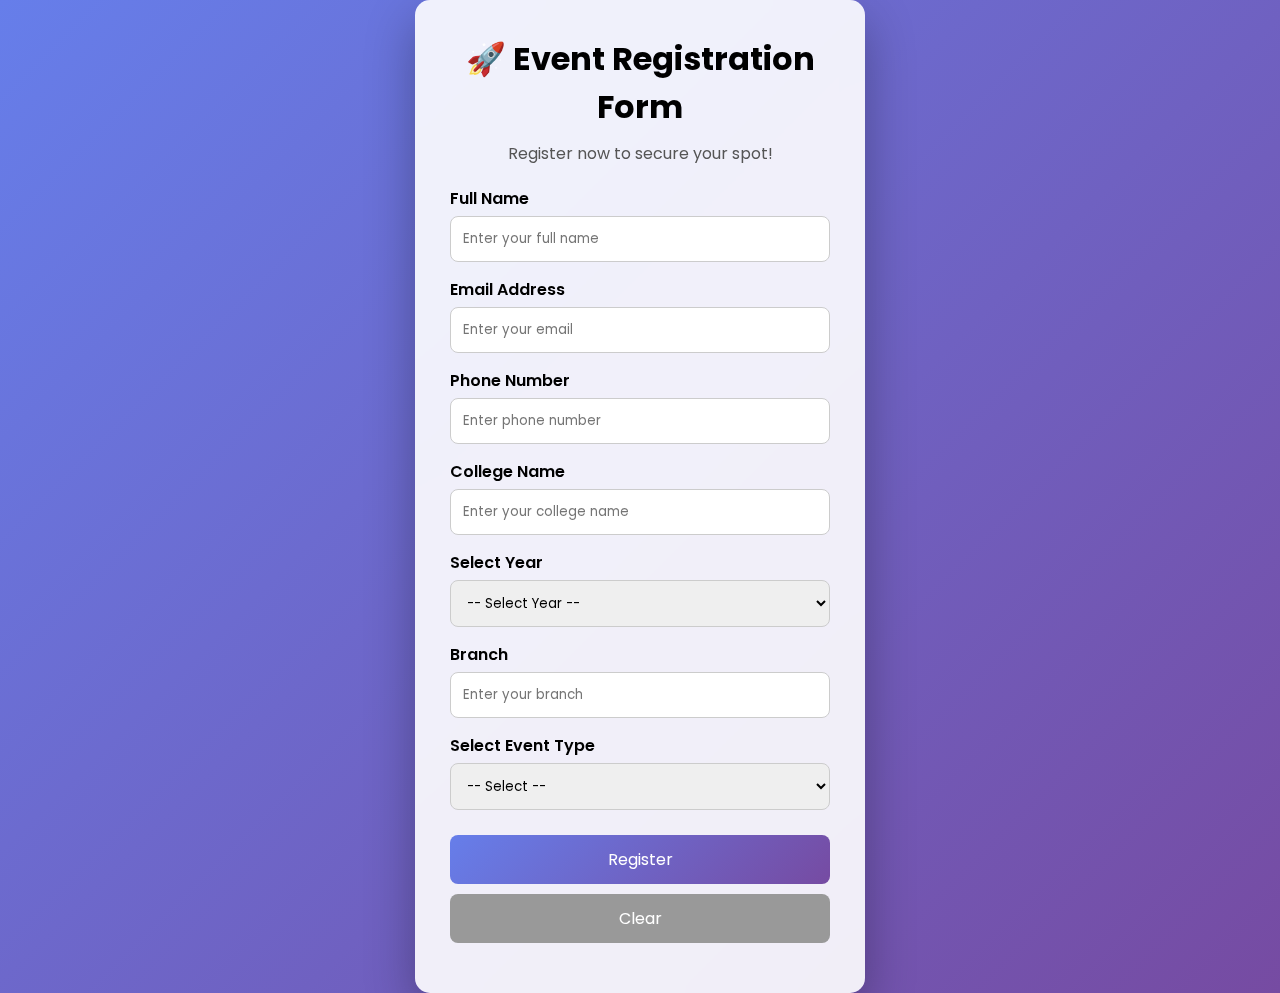
<file: frontend/index.html>
<!DOCTYPE html>
<html lang="en">

<head>
    <meta charset="UTF-8" />
    <meta name="viewport" content="width=device-width, initial-scale=1.0" />

    <title>Full Stack Workshop Registration</title>

    <link rel="stylesheet" href="style.css">

    <!-- MODERN FONT -->
    <link href="https://fonts.googleapis.com/css2?family=Poppins:wght@300;400;600&display=swap" rel="stylesheet">

</head>

<body>

    <div class="container">

        <h1>🚀 Event Registration Form</h1>
        <p>Register now to secure your spot!</p>

        <form id="registrationForm">

            <div class="form-group">
                <label>Full Name</label>
                <input type="text" id="name" placeholder="Enter your full name" required>
            </div>

            <div class="form-group">
                <label>Email Address</label>
                <input type="email" id="email" placeholder="Enter your email" required>
            </div>

            <div class="form-group">
                <label>Phone Number</label>
                <input type="tel" id="phone" placeholder="Enter phone number" required>
            </div>

            <div class="form-group">
                <label>College Name</label>
                <input type="text" id="college" placeholder="Enter your college name" required>
            </div>

            <div class="form-group">
                <label>Select Year</label>
                <select id="year" required>
                    <option value="">-- Select Year --</option>
                    <option>1st Year</option>
                    <option>2nd Year</option>
                    <option>3rd Year</option>
                    <option>4th Year</option>
                </select>
            </div>

            <div class="form-group">
                <label>Branch</label>
                <input type="text" id="branch" placeholder="Enter your branch" required>
            </div>

            <div class="form-group">
                <label>Select Event Type</label>
                <select id="event" required>
                    <option value="">-- Select --</option>
                    <option value="Workshop">Workshop</option>
                    <option value="Seminar">Seminar</option>
                    <option value="Hackathon">Hackathon</option>
                </select>
            </div>

            <button type="submit">Register</button>
            <button type="reset" class="reset">Clear</button>

        </form>

        <div id="successMessage" class="success"></div>

    </div>

    <script src="script.js"></script>
</body>

</html>
</file>
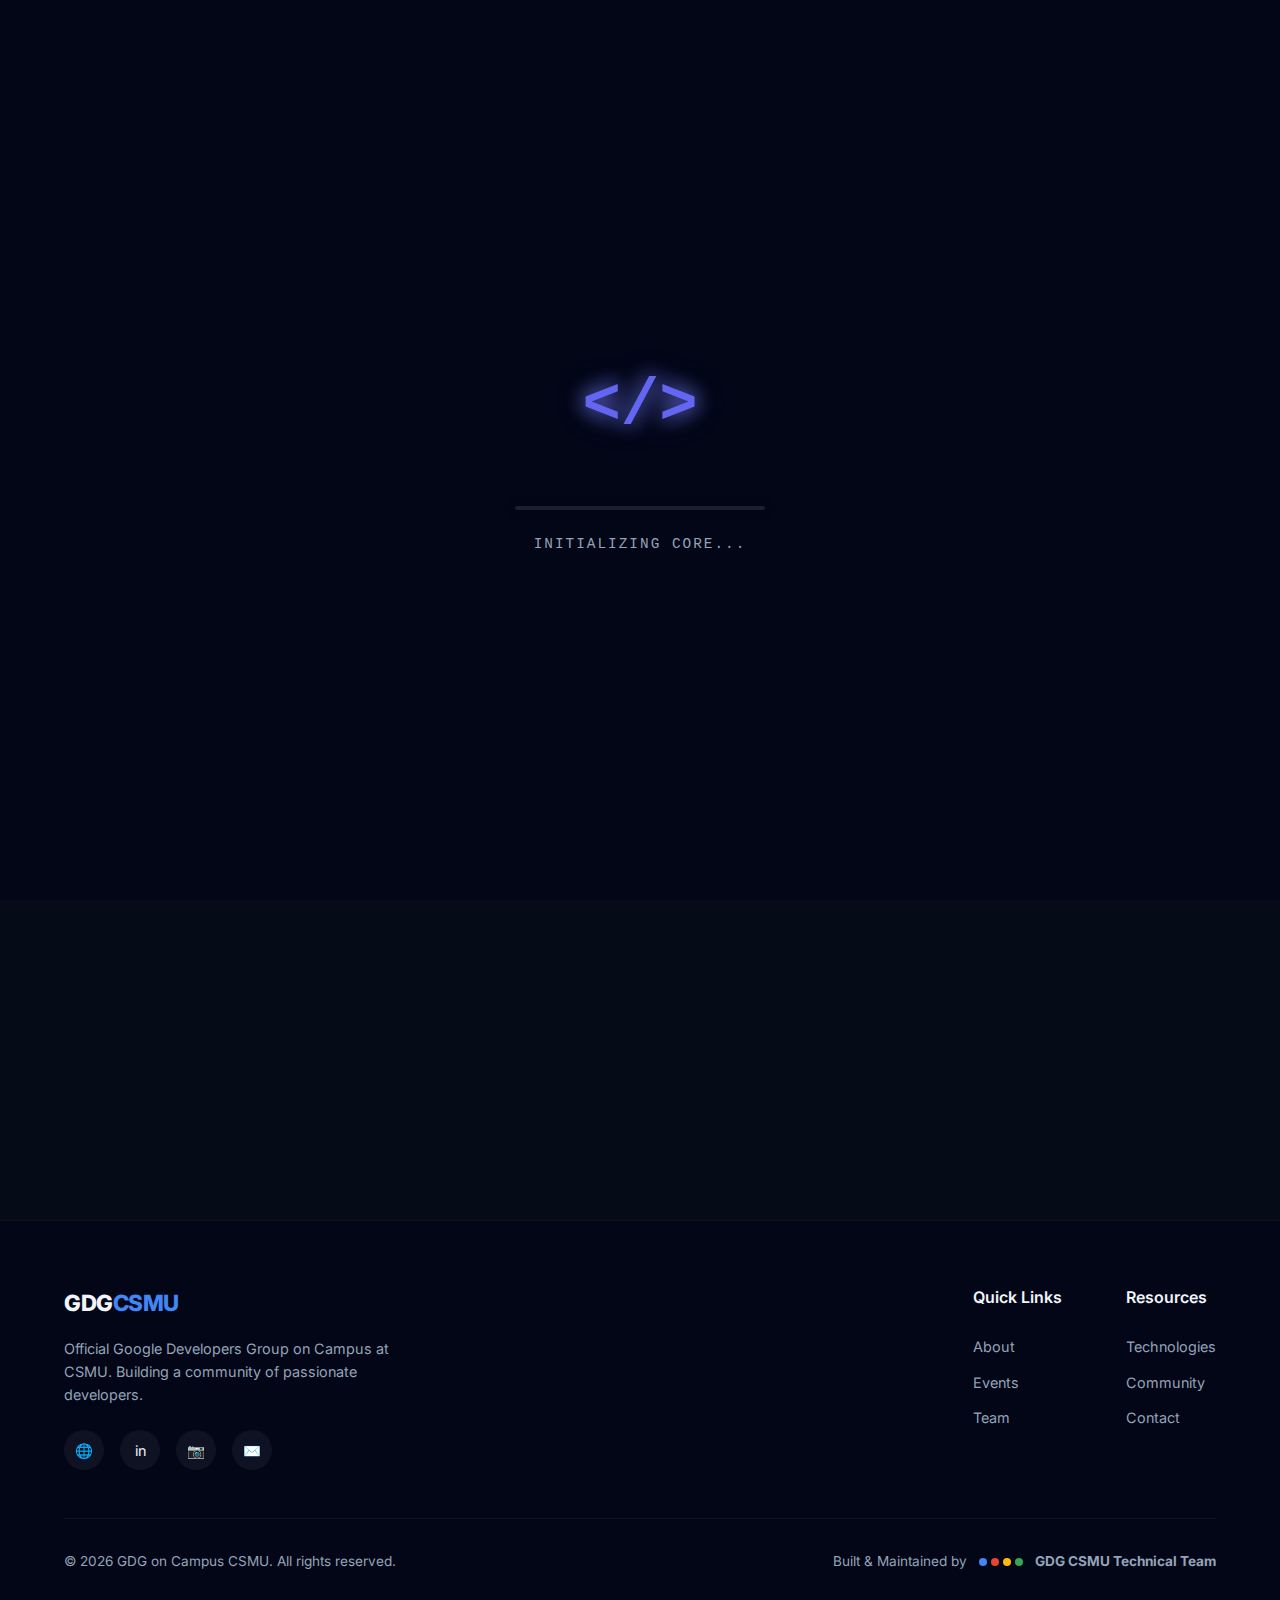
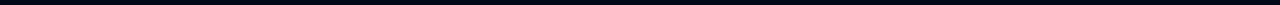
<file: gdg/index.html>
<!DOCTYPE html>
<html lang="en">

<head>
    <meta charset="UTF-8">
    <meta name="viewport" content="width=device-width, initial-scale=1.0">
    <title>GDG Community | Home</title>
    <link href="https://fonts.googleapis.com/css2?family=Inter:wght@300;400;600;800&display=swap" rel="stylesheet">
    <link rel="stylesheet" href="style.css">
    <link rel="stylesheet" href="index.css">
</head>

<body>
    <!-- BOOT ANIMATION PRELOADER -->
    <div id="preloader">
        <div class="loader-content">
            <div class="icon-wrapper">
                <div class="icon-scene" id="icon-scene">
                    <span class="code-symbol">&lt;/&gt;</span>
                </div>
            </div>

            <div class="loading-bar">
                <div class="progress"></div>
            </div>
            <p class="loading-text" id="loading-text">Initializing Core...</p>
        </div>
    </div>

    <nav class="navbar">
        <div class="logo">GDG<span>Space</span></div>
        <div class="nav-links">
            <a href="index.html" class="active">Home</a>
            <a href="events.html">Events</a>
            <a href="login.html" class="btn-outline">Login</a>
            <a href="signup.html" class="btn-primary">Sign Up</a>
        </div>
    </nav>

    <header class="hero">
        <!-- Fluid Background Animation -->
        <div class="hero-fluid-bg">
            <div class="fluid-blob b1"></div>
            <div class="fluid-blob b2"></div>
            <div class="fluid-blob b3"></div>
        </div>

        <div class="hero-content">
            <h1>Build. Learn. <span class="highlight">Connect.</span></h1>
            <p>Join our community of developers, designers, and tech enthusiasts. Discover new technologies and
                build
                the future together.</p>
            <div class="hero-buttons">
                <a href="events.html" class="btn-primary btn-large">Explore Events</a>
                <a href="signup.html" class="btn-secondary btn-large">Join Community</a>
            </div>
        </div>
    </header>

    <main class="features-section">
        <div class="section-header">
            <h2>Why Join Us?</h2>
            <p>Experience the best of the tech ecosystem.</p>
        </div>
        <div class="features-grid">
            <div class="feature-card">
                <h3>🚀 Hands-on Workshops</h3>
                <p>Learn from industry experts through interactive, real-time coding sessions.</p>
            </div>
            <div class="feature-card">
                <h3>🤝 Networking</h3>
                <p>Connect with like-minded peers, mentors, and potential collaborators.</p>
            </div>
            <div class="feature-card">
                <h3>🏆 Hackathons</h3>
                <p>Test your skills, build innovative projects, and win exciting prizes.</p>
            </div>
        </div>
    </main>

    <footer class="footer">
        <div class="footer-container">
            <div class="footer-brand">
                <div class="logo">GDG<span>CSMU</span></div>
                <p>Official Google Developers Group on Campus at CSMU. Building a community of passionate
                    developers.
                </p>
                <div class="social-links">
                    <a href="#" class="social-icon"><span>🌐</span></a>
                    <a href="#" class="social-icon"><span>in</span></a>
                    <a href="#" class="social-icon"><span>📷</span></a>
                    <a href="#" class="social-icon"><span>✉️</span></a>
                </div>
            </div>

            <div class="footer-links-group">
                <div class="footer-column">
                    <h4>Quick Links</h4>
                    <a href="index.html">About</a>
                    <a href="events.html">Events</a>
                    <a href="signup.html">Team</a>
                </div>
                <div class="footer-column">
                    <h4>Resources</h4>
                    <a href="#">Technologies</a>
                    <a href="#">Community</a>
                    <a href="#">Contact</a>
                </div>
            </div>
        </div>

        <div class="footer-bottom">
            <p>&copy; 2026 GDG on Campus CSMU. All rights reserved.</p>
            <div class="built-by">
                Built & Maintained by
                <span class="dots">
                    <span class="dot blue"></span>
                    <span class="dot red"></span>
                    <span class="dot yellow"></span>
                    <span class="dot green"></span>
                </span>
                <strong>GDG CSMU Technical Team</strong>
            </div>
        </div>
    </footer>

    <script src="script.js"></script>
</body>

</html>
</file>
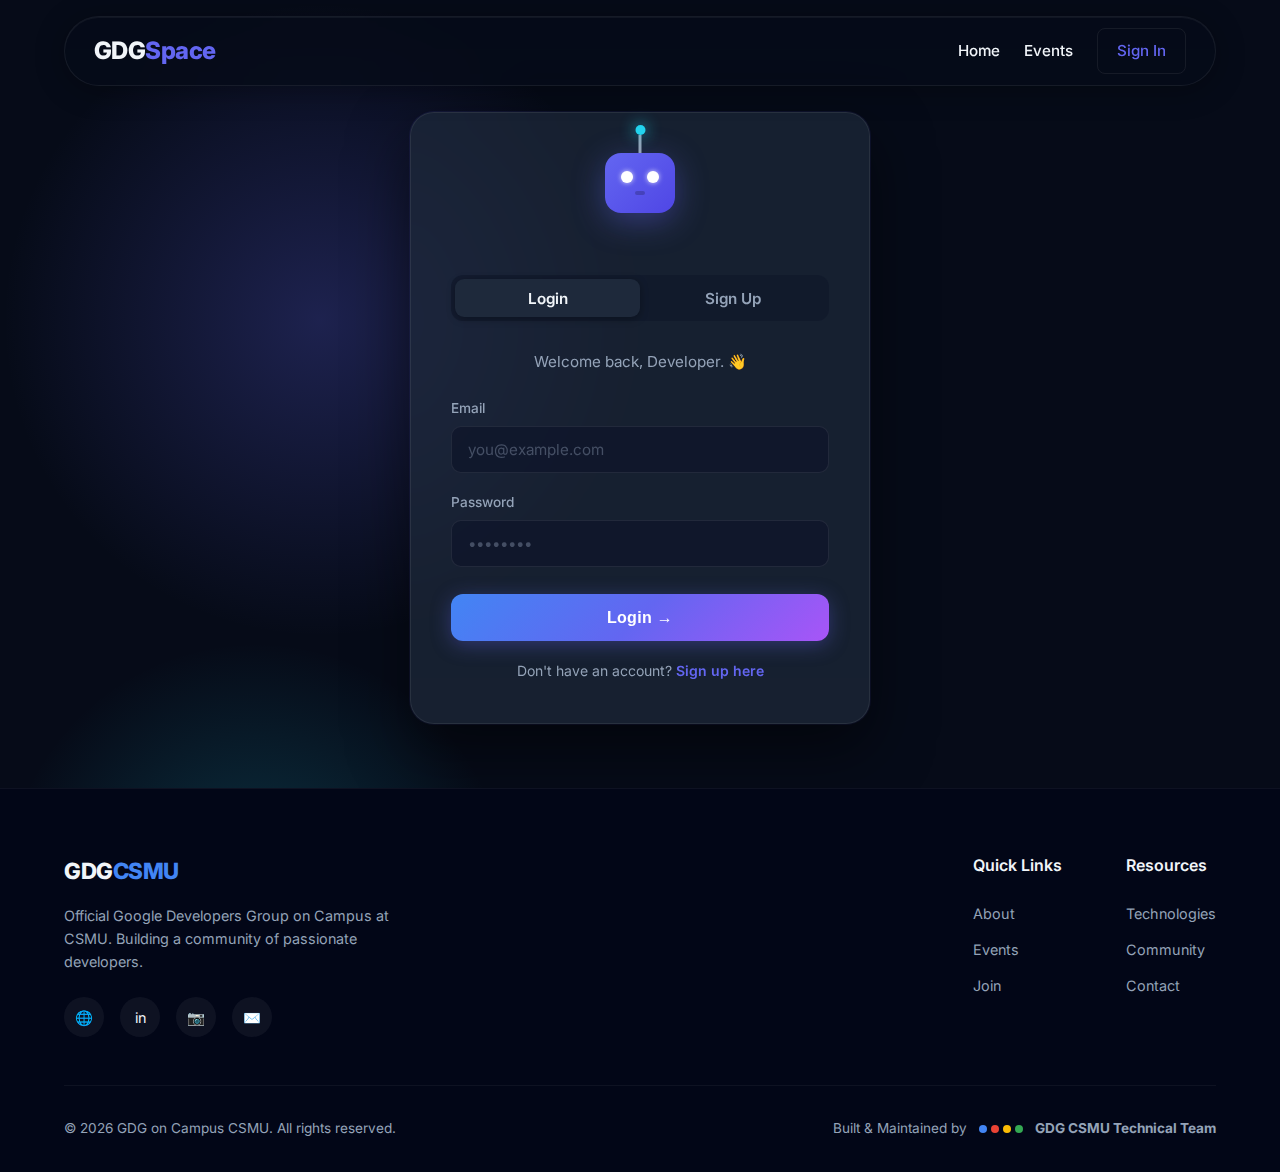
<file: gdg/auth.html>
<!DOCTYPE html>
<html lang="en">

<head>
    <meta charset="UTF-8">
    <meta name="viewport" content="width=device-width, initial-scale=1.0">
    <title>GDG Community | Sign In</title>
    <link href="https://fonts.googleapis.com/css2?family=Inter:wght@300;400;600;800&display=swap" rel="stylesheet">
    <link rel="stylesheet" href="style.css">
    <link rel="stylesheet" href="auth.css">
</head>

<body>
    <nav class="navbar">
        <div class="logo">GDG<span>Space</span></div>
        <div class="nav-links">
            <a href="index.html">Home</a>
            <a href="events.html">Events</a>
            <a href="auth.html" class="active btn-outline">Sign In</a>
        </div>
    </nav>

    <main class="auth-page">
        <!-- Fluid Background (reuse from hero) -->
        <div class="auth-fluid-bg">
            <div class="fluid-blob ab1"></div>
            <div class="fluid-blob ab2"></div>
        </div>

        <div class="auth-card" data-tilt>
            <!-- Buddy -->
            <div class="buddy-wrapper">
                <div class="buddy-head">
                    <div class="buddy-antenna">
                        <div class="antenna-ball"></div>
                    </div>
                    <div class="buddy-face">
                        <div class="buddy-eye left"></div>
                        <div class="buddy-eye right"></div>
                        <div class="buddy-mouth"></div>
                    </div>
                </div>
            </div>

            <!-- Tab Switcher -->
            <div class="auth-tabs">
                <button class="auth-tab active" data-tab="login">Login</button>
                <button class="auth-tab" data-tab="signup">Sign Up</button>
                <div class="tab-indicator"></div>
            </div>

            <!-- Login Form -->
            <div class="auth-form-panel active" id="panel-login">
                <p class="auth-subtitle">Welcome back, Developer. 👋</p>
                <form id="form-login">
                    <div class="input-group">
                        <label for="login-email">Email</label>
                        <input type="email" id="login-email" name="email" placeholder="you@example.com" required>
                    </div>
                    <div class="input-group">
                        <label for="login-password">Password</label>
                        <input type="password" id="login-password" name="password" placeholder="••••••••" required>
                    </div>
                    <button type="submit" class="btn-primary auth-submit">Login →</button>
                    <p class="auth-switch">Don't have an account? <a href="#" data-switch="signup">Sign up here</a></p>
                </form>
            </div>

            <!-- Sign Up Form -->
            <div class="auth-form-panel" id="panel-signup">
                <p class="auth-subtitle">Join the Global Dev Network. 🚀</p>
                <form id="form-signup">
                    <div class="input-group">
                        <label for="signup-name">Full Name</label>
                        <input type="text" id="signup-name" name="name" placeholder="Your Name" required>
                    </div>
                    <div class="input-group">
                        <label for="signup-email">Email</label>
                        <input type="email" id="signup-email" name="email" placeholder="you@example.com" required>
                    </div>
                    <div class="input-group">
                        <label for="signup-password">Password</label>
                        <input type="password" id="signup-password" name="password"
                            placeholder="Choose a strong password" required>
                    </div>
                    <button type="submit" class="btn-primary auth-submit">Create Account →</button>
                    <p class="auth-switch">Already a member? <a href="#" data-switch="login">Login here</a></p>
                </form>
            </div>
        </div>
    </main>

    <footer class="footer">
        <div class="footer-container">
            <div class="footer-brand">
                <div class="logo">GDG<span>CSMU</span></div>
                <p>Official Google Developers Group on Campus at CSMU. Building a community of passionate developers.
                </p>
                <div class="social-links">
                    <a href="#" class="social-icon"><span>🌐</span></a>
                    <a href="#" class="social-icon"><span>in</span></a>
                    <a href="#" class="social-icon"><span>📷</span></a>
                    <a href="#" class="social-icon"><span>✉️</span></a>
                </div>
            </div>
            <div class="footer-links-group">
                <div class="footer-column">
                    <h4>Quick Links</h4>
                    <a href="index.html">About</a>
                    <a href="events.html">Events</a>
                    <a href="auth.html">Join</a>
                </div>
                <div class="footer-column">
                    <h4>Resources</h4>
                    <a href="#">Technologies</a>
                    <a href="#">Community</a>
                    <a href="#">Contact</a>
                </div>
            </div>
        </div>
        <div class="footer-bottom">
            <p>&copy; 2026 GDG on Campus CSMU. All rights reserved.</p>
            <div class="built-by">
                Built & Maintained by
                <span class="dots">
                    <span class="dot blue"></span><span class="dot red"></span>
                    <span class="dot yellow"></span><span class="dot green"></span>
                </span>
                <strong>GDG CSMU Technical Team</strong>
            </div>
        </div>
    </footer>
    <script src="script.js"></script>
    <script>
        // Tab Switcher Logic
        const tabs = document.querySelectorAll('.auth-tab');
        const panels = document.querySelectorAll('.auth-form-panel');
        const indicator = document.querySelector('.tab-indicator');

        function switchTab(name) {
            tabs.forEach(t => t.classList.toggle('active', t.dataset.tab === name));
            panels.forEach(p => p.classList.toggle('active', p.id === `panel-${name}`));
            // Move indicator
            const activeTab = document.querySelector(`.auth-tab[data-tab="${name}"]`);
            indicator.style.left = activeTab.offsetLeft + 'px';
            indicator.style.width = activeTab.offsetWidth + 'px';
        }

        tabs.forEach(tab => tab.addEventListener('click', () => switchTab(tab.dataset.tab)));

        // Cross-links inside forms
        document.querySelectorAll('[data-switch]').forEach(link => {
            link.addEventListener('click', e => {
                e.preventDefault();
                switchTab(link.dataset.switch);
            });
        });

        // Set initial indicator position
        window.addEventListener('load', () => switchTab('login'));

        // Check if coming from signup link
        if (window.location.hash === '#signup') switchTab('signup');
    </script>
</body>

</html>
</file>
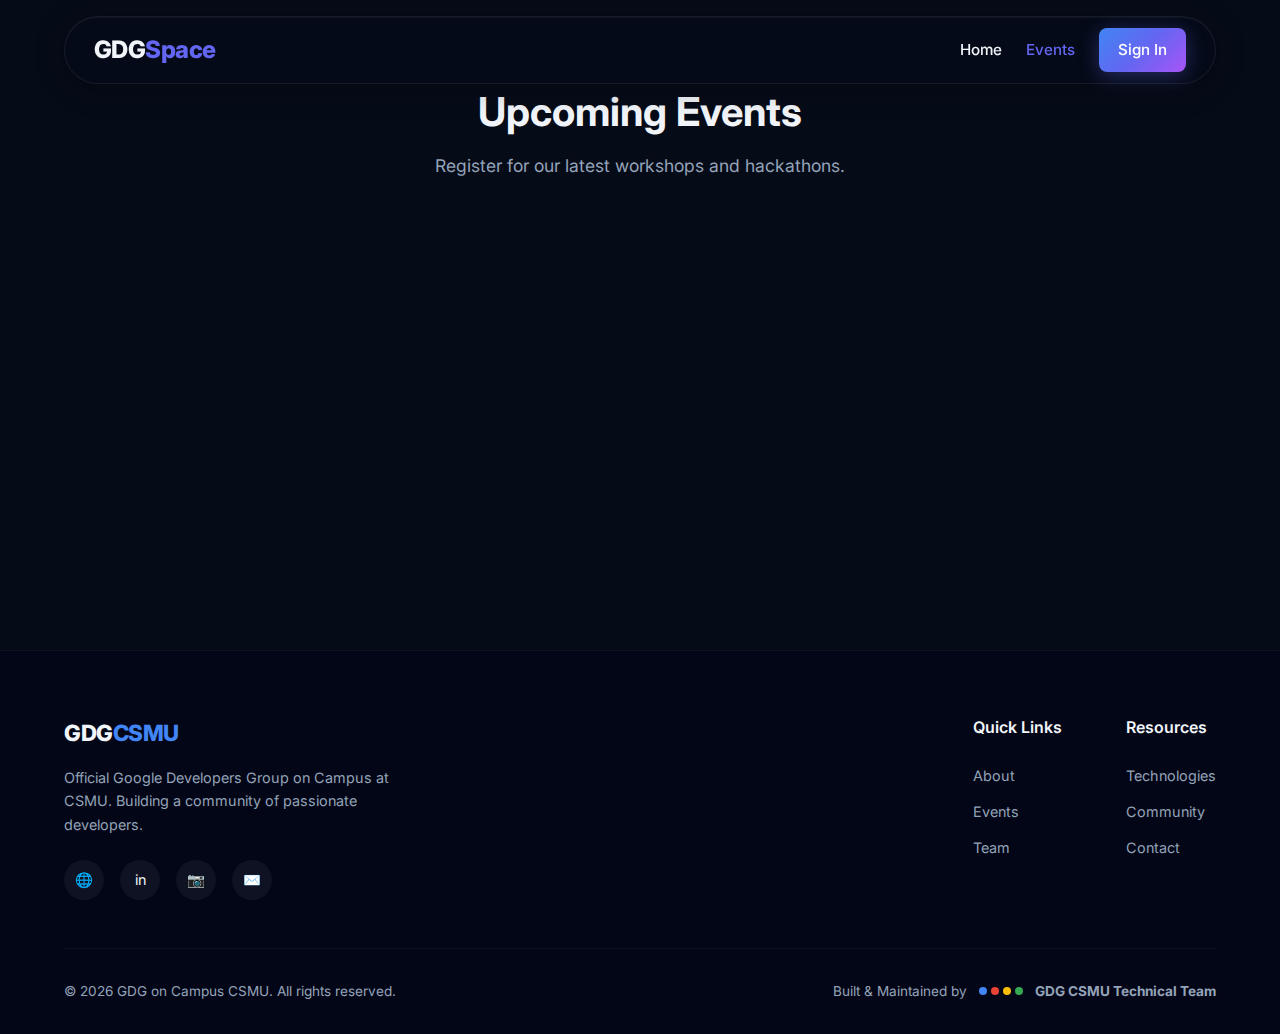
<file: gdg/events.html>
<!DOCTYPE html>
<html lang="en">

<head>
    <meta charset="UTF-8">
    <meta name="viewport" content="width=device-width, initial-scale=1.0">
    <title>GDG Community | Events</title>
    <link href="https://fonts.googleapis.com/css2?family=Inter:wght@300;400;600;800&display=swap" rel="stylesheet">
    <link rel="stylesheet" href="style.css">
    <link rel="stylesheet" href="events.css">
</head>

<body>
    <nav class="navbar">
        <div class="logo">GDG<span>Space</span></div>
        <div class="nav-links">
            <a href="index.html">Home</a>
            <a href="events.html" class="active">Events</a>
            <a href="auth.html" class="btn-primary">Sign In</a>
        </div>
    </nav>

    <main class="events-container">
        <div class="section-header">
            <h1>Upcoming <span class="highlight">Events</span></h1>
            <p>Register for our latest workshops and hackathons.</p>
        </div>

        <div class="event-grid">
            <div class="event-card">
                <div class="event-date">Oct 10, 2023</div>
                <h2>Full Stack Workshop Day 1</h2>
                <p class="event-location">📍 Main Auditorium</p>
                <p class="event-desc">Kickstart your web dev journey with HTML, CSS, and JS basics.</p>
                <button class="btn-primary">Register Now</button>
            </div>

            <div class="event-card">
                <div class="event-date">Nov 15, 2023</div>
                <h2>Annual Hackathon</h2>
                <p class="event-location">📍 Online / Discord</p>
                <p class="event-desc">A 48-hour coding marathon to build solutions for modern problems.</p>
                <button class="btn-primary">Register Now</button>
            </div>

            <div class="event-card">
                <div class="event-date">Dec 05, 2023</div>
                <h2>AI & Machine Learning 101</h2>
                <p class="event-location">📍 Lab 402</p>
                <p class="event-desc">Introduction to neural networks and data processing.</p>
                <button class="btn-primary">Register Now</button>
            </div>
        </div>
    </main>

    <footer class="footer">
        <div class="footer-container">
            <div class="footer-brand">
                <div class="logo">GDG<span>CSMU</span></div>
                <p>Official Google Developers Group on Campus at CSMU. Building a community of passionate
                    developers.
                </p>
                <div class="social-links">
                    <a href="#" class="social-icon"><span>🌐</span></a>
                    <a href="#" class="social-icon"><span>in</span></a>
                    <a href="#" class="social-icon"><span>📷</span></a>
                    <a href="#" class="social-icon"><span>✉️</span></a>
                </div>
            </div>

            <div class="footer-links-group">
                <div class="footer-column">
                    <h4>Quick Links</h4>
                    <a href="index.html">About</a>
                    <a href="events.html">Events</a>
                    <a href="signup.html">Team</a>
                </div>
                <div class="footer-column">
                    <h4>Resources</h4>
                    <a href="#">Technologies</a>
                    <a href="#">Community</a>
                    <a href="#">Contact</a>
                </div>
            </div>
        </div>

        <div class="footer-bottom">
            <p>&copy; 2026 GDG on Campus CSMU. All rights reserved.</p>
            <div class="built-by">
                Built & Maintained by
                <span class="dots">
                    <span class="dot blue"></span>
                    <span class="dot red"></span>
                    <span class="dot yellow"></span>
                    <span class="dot green"></span>
                </span>
                <strong>GDG CSMU Technical Team</strong>
            </div>
        </div>
    </footer>

    <script src="script.js"></script>
</body>

</html>
</file>
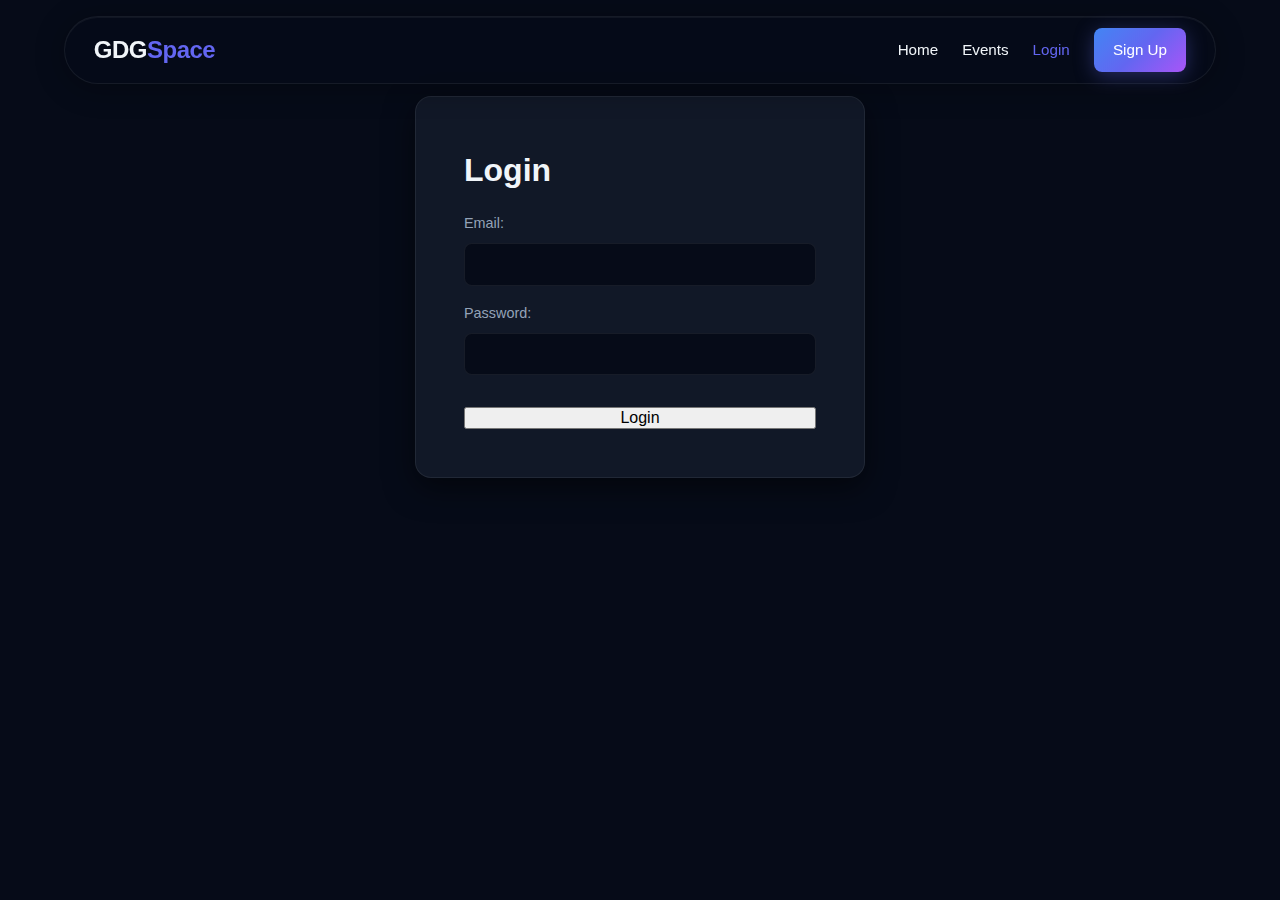
<file: gdg/login.html>
<!DOCTYPE html>
<html lang="en">

<head>
    <meta charset="UTF-8">
    <meta name="viewport" content="width=device-width, initial-scale=1.0">
    <title>Login</title>
    <link rel="stylesheet" href="style.css">
    <link rel="stylesheet" href="login.css">
</head>

<body>
    <nav class="navbar">
        <div class="logo">GDG<span>Space</span></div>
        <div class="nav-links">
            <a href="index.html">Home</a>
            <a href="events.html">Events</a>
            <a href="login.html" class="active">Login</a>
            <a href="signup.html" class="btn-primary">Sign Up</a>
        </div>
    </nav>
    <main class="auth-container">
        <h1>Login</h1>
        <form>
            <label for="email">Email:</label>
            <input type="email" id="email" name="email" required>

            <label for="password">Password:</label>
            <input type="password" id="password" name="password" required>

            <button type="submit">Login</button>
        </form>
    </main>
    <script src="script.js"></script>
</body>

</html>
</file>
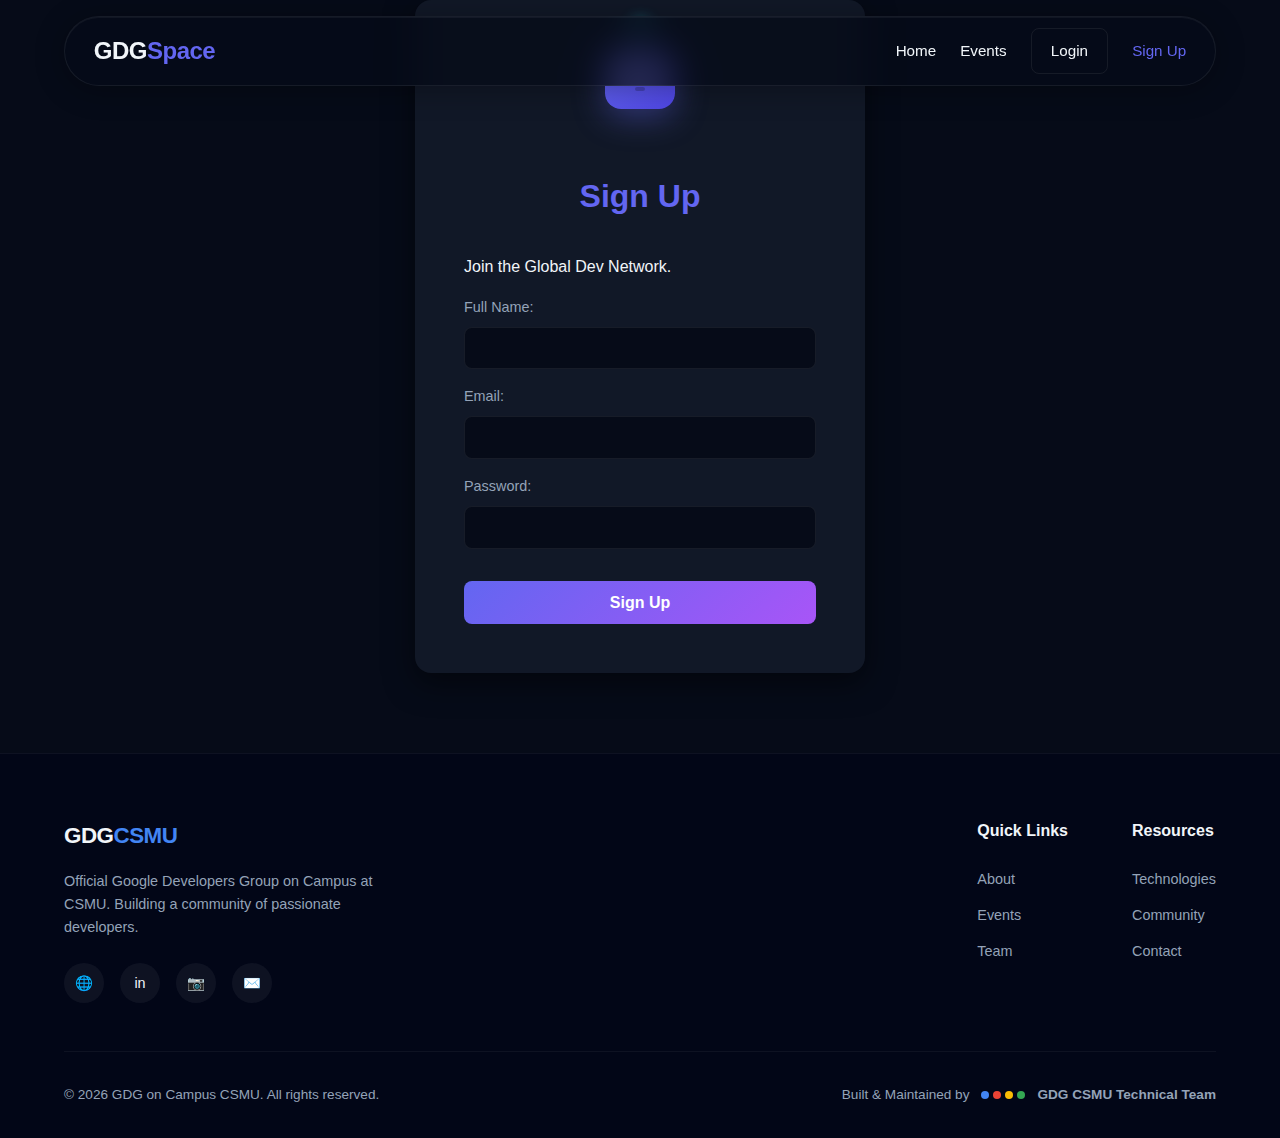
<file: gdg/signup.html>
<!DOCTYPE html>
<html lang="en">

<head>
    <meta charset="UTF-8">
    <meta name="viewport" content="width=device-width, initial-scale=1.0">
    <title>Sign Up</title>
    <link rel="stylesheet" href="style.css">
    <link rel="stylesheet" href="signup.css">
</head>

<body>
    <nav class="navbar">
        <div class="logo">GDG<span>Space</span></div>
        <div class="nav-links">
            <a href="index.html">Home</a>
            <a href="events.html">Events</a>
            <a href="login.html" class="btn-outline">Login</a>
            <a href="signup.html" class="active">Sign Up</a>
        </div>
    </nav>
    <main class="auth-container" data-tilt>
        <!-- Buddy Animation -->
        <div class="buddy-wrapper">
            <div class="buddy-head">
                <div class="buddy-antenna">
                    <div class="antenna-ball"></div>
                </div>
                <div class="buddy-face">
                    <div class="buddy-eye left"></div>
                    <div class="buddy-eye right"></div>
                    <div class="buddy-mouth"></div>
                </div>
            </div>
        </div>
        <h1>Sign Up</h1>
        <p class="auth-subtitle">Join the Global Dev Network.</p>
        <form>
            <label for="name">Full Name:</label>
            <input type="text" id="name" name="name" required>

            <label for="email">Email:</label>
            <input type="email" id="email" name="email" required>

            <label for="password">Password:</label>
            <input type="password" id="password" name="password" required>

            <button type="submit">Sign Up</button>
        </form>
    </main>

    <footer class="footer">
        <div class="footer-container">
            <div class="footer-brand">
                <div class="logo">GDG<span>CSMU</span></div>
                <p>Official Google Developers Group on Campus at CSMU. Building a community of passionate
                    developers.
                </p>
                <div class="social-links">
                    <a href="#" class="social-icon"><span>🌐</span></a>
                    <a href="#" class="social-icon"><span>in</span></a>
                    <a href="#" class="social-icon"><span>📷</span></a>
                    <a href="#" class="social-icon"><span>✉️</span></a>
                </div>
            </div>

            <div class="footer-links-group">
                <div class="footer-column">
                    <h4>Quick Links</h4>
                    <a href="index.html">About</a>
                    <a href="events.html">Events</a>
                    <a href="signup.html">Team</a>
                </div>
                <div class="footer-column">
                    <h4>Resources</h4>
                    <a href="#">Technologies</a>
                    <a href="#">Community</a>
                    <a href="#">Contact</a>
                </div>
            </div>
        </div>

        <div class="footer-bottom">
            <p>&copy; 2026 GDG on Campus CSMU. All rights reserved.</p>
            <div class="built-by">
                Built & Maintained by
                <span class="dots">
                    <span class="dot blue"></span>
                    <span class="dot red"></span>
                    <span class="dot yellow"></span>
                    <span class="dot green"></span>
                </span>
                <strong>GDG CSMU Technical Team</strong>
            </div>
        </div>
    </footer>
    <script src="script.js"></script>
</body>

</html>
</file>
<file: frontend/style.css>
* {
    margin: 0;
    padding: 0;
    box-sizing: border-box;
    font-family: 'Poppins', sans-serif;
}

body {
    background: linear-gradient(135deg, #667eea, #764ba2);
    min-height: 100vh;
    display: flex;
    align-items: center;
    justify-content: center;
}

.container {
    background: rgba(255, 255, 255, 0.9);
    padding: 35px;
    width: 450px;
    border-radius: 15px;
    box-shadow: 0 20px 50px rgba(0, 0, 0, 0.3);
    backdrop-filter: blur(10px);
    animation: fadeIn 0.8s ease-in-out;
}

.container h1 {
    text-align: center;
    margin-bottom: 10px;
}

.container p {
    text-align: center;
    margin-bottom: 20px;
    color: #555;
}

.form-group {
    margin-bottom: 15px;
}

label {
    font-weight: 600;
    display: block;
    margin-bottom: 5px;
}

input,
select {
    width: 100%;
    padding: 12px;
    border-radius: 8px;
    border: 1px solid #ccc;
    transition: 0.3s;
}

input:focus,
select:focus {
    border: 1px solid #667eea;
    box-shadow: 0 0 8px #667eea;
    outline: none;
}

button {
    width: 100%;
    padding: 12px;
    background: linear-gradient(135deg, #667eea, #764ba2);
    border: none;
    color: white;
    font-size: 16px;
    border-radius: 8px;
    cursor: pointer;
    margin-top: 10px;
    transition: 0.3s;
}

button:hover {
    transform: scale(1.05);
    box-shadow: 0 5px 15px rgba(0, 0, 0, 0.2);
}

.reset {
    background: #999;
}

.reset:hover {
    background: #777;
}

.success {
    margin-top: 15px;
    text-align: center;
    font-weight: bold;
}

@keyframes fadeIn {
    from {
        opacity: 0;
        transform: translateY(30px);
    }

    to {
        opacity: 1;
        transform: translateY(0);
    }
}
</file>
<file: gdg/style.css>
:root {
    --bg-color: #060b18;
    --surface-color: #111827;
    --surface-hover: #1e293b;
    --text-primary: #f1f5f9;
    --text-secondary: #94a3b8;
    --accent-color: #6366f1;
    --accent-hover: #4f46e5;
    --gradient-primary: linear-gradient(135deg, #6366f1 0%, #a855f7 100%);
    --gradient-vibrant: linear-gradient(135deg, #4285F4 0%, #6366f1 50%, #a855f7 100%);
    --border-color: rgba(255, 255, 255, 0.07);
    --glow-primary: rgba(99, 102, 241, 0.4);
}

* {
    box-sizing: border-box;
    margin: 0;
    padding: 0;
}

body {
    font-family: 'Inter', sans-serif;
    background-color: var(--bg-color);
    color: var(--text-primary);
    line-height: 1.6;
    overflow-x: hidden;
}

/* --- NAVIGATION --- */
.navbar {
    display: flex;
    justify-content: space-between;
    align-items: center;

    /* Floating positioning */
    width: 90%;
    max-width: 1200px;
    margin: 16px auto;
    /* Centered visually */
    padding: 0.7rem 1.8rem;
    position: fixed;
    /* Stick to viewport */
    top: 0;
    left: 0;
    right: 0;

    /* Glassmorphism Effect */
    background: rgba(6, 11, 24, 0.75);
    backdrop-filter: blur(16px);
    -webkit-backdrop-filter: blur(16px);
    z-index: 100;

    /* Rounded & Floating Style */
    border-radius: 50px;
    border: 1px solid rgba(255, 255, 255, 0.07);
    box-shadow: 0 4px 30px rgba(0, 0, 0, 0.3), inset 0 1px 0 rgba(255, 255, 255, 0.05);

    transition: all 0.3s ease;
}

.navbar:hover {
    background: rgba(30, 41, 59, 0.8);
    transform: translateY(2px);
    box-shadow: 0 8px 30px rgba(99, 102, 241, 0.15);
    /* Subtle glow on hover */
    border-color: rgba(99, 102, 241, 0.3);
}

.logo {
    font-size: 1.5rem;
    font-weight: 800;
    letter-spacing: -0.5px;
}

.logo span {
    color: var(--accent-color);
}

.nav-links {
    display: flex;
    align-items: center;
    gap: 1.5rem;
}

.nav-links a {
    color: var(--text-primary);
    text-decoration: none;
    font-weight: 500;
    font-size: 0.95rem;
    transition: color 0.3s ease;
}

.nav-links a:hover,
.nav-links a.active {
    color: var(--accent-color);
}

/* --- BUTTONS --- */
.btn-primary,
.btn-secondary,
.btn-outline {
    display: inline-block;
    padding: 0.6rem 1.2rem;
    border-radius: 8px;
    font-weight: 600;
    text-decoration: none;
    text-align: center;
    cursor: pointer;
    transition: all 0.3s ease;
    border: none;
}

.btn-primary {
    background: var(--gradient-vibrant, var(--gradient-primary));
    color: white !important;
    box-shadow: 0 4px 20px rgba(99, 102, 241, 0.35);
    position: relative;
    overflow: hidden;
}

.btn-primary::after {
    content: '';
    position: absolute;
    inset: 0;
    background: rgba(255, 255, 255, 0.08);
    opacity: 0;
    transition: opacity 0.3s;
    border-radius: inherit;
}

.btn-primary:hover::after {
    opacity: 1;
}

.btn-primary:hover {
    transform: translateY(-2px);
    box-shadow: 0 8px 28px rgba(99, 102, 241, 0.55);
}

.btn-secondary {
    background: var(--surface-hover);
    color: var(--text-primary);
}

.btn-secondary:hover {
    background: #475569;
}

.btn-outline {
    border: 1px solid var(--border-color);
    background: transparent;
}

.btn-outline:hover {
    border-color: var(--accent-color);
}

.btn-large {
    padding: 0.8rem 2rem;
    font-size: 1.1rem;
}

/* --- LAYOUTS & GRIDS --- */
.section-header {
    text-align: center;
    margin-bottom: 3rem;
}

.section-header h2,
.section-header h1 {
    font-size: 2.5rem;
    margin-bottom: 0.5rem;
}

.section-header p {
    color: var(--text-secondary);
    font-size: 1.1rem;
}

/* --- FOOTER --- */
.footer {
    background: #020617;
    /* Matches body */
    padding: 4rem 5% 2rem;
    border-top: 1px solid rgba(255, 255, 255, 0.05);
    margin-top: 5rem;
    font-size: 0.9rem;
    position: relative;
}

.footer-container {
    max-width: 1200px;
    margin: 0 auto;
    display: flex;
    justify-content: space-between;
    flex-wrap: wrap;
    gap: 3rem;
}

.footer-brand {
    max-width: 350px;
}

.footer-brand .logo {
    font-size: 1.4rem;
    margin-bottom: 1rem;
    display: inline-block;
}

.footer-brand .logo span {
    color: #4285F4;
    /* Google Blue */
}

.footer-brand p {
    color: var(--text-secondary);
    margin-bottom: 1.5rem;
    line-height: 1.6;
}

.social-links {
    display: flex;
    gap: 1rem;
}

.social-icon {
    width: 40px;
    height: 40px;
    background: rgba(255, 255, 255, 0.05);
    border-radius: 50%;
    display: flex;
    align-items: center;
    justify-content: center;
    color: var(--text-primary);
    text-decoration: none;
    transition: all 0.3s ease;
    border: 1px solid transparent;
}

.social-icon:hover {
    background: rgba(66, 133, 244, 0.1);
    border-color: #4285F4;
    transform: translateY(-3px);
}

.footer-links-group {
    display: flex;
    gap: 4rem;
}

.footer-column h4 {
    color: var(--text-primary);
    margin-bottom: 1.5rem;
    font-size: 1rem;
    font-weight: 600;
}

.footer-column a {
    display: block;
    color: var(--text-secondary);
    text-decoration: none;
    margin-bottom: 0.8rem;
    transition: color 0.2s ease;
}

.footer-column a:hover {
    color: #4285F4;
}

.footer-bottom {
    max-width: 1200px;
    margin: 3rem auto 0;
    padding-top: 2rem;
    border-top: 1px solid rgba(255, 255, 255, 0.05);
    display: flex;
    justify-content: space-between;
    align-items: center;
    flex-wrap: wrap;
    gap: 1rem;
    color: var(--text-secondary);
    font-size: 0.85rem;
}

.built-by {
    display: flex;
    align-items: center;
    gap: 0.5rem;
}

.dots {
    display: flex;
    gap: 4px;
    margin: 0 4px;
}

.dot {
    width: 8px;
    height: 8px;
    border-radius: 50%;
    display: inline-block;
}

.dot.blue {
    background-color: #4285F4;
}

.dot.red {
    background-color: #EA4335;
}

.dot.yellow {
    background-color: #FBBC05;
}

.dot.green {
    background-color: #34A853;
}

@media (max-width: 768px) {
    .footer-container {
        flex-direction: column;
    }

    .footer-links-group {
        flex-wrap: wrap;
        gap: 2rem;
    }

    .footer-bottom {
        flex-direction: column;
        text-align: center;
    }
}

/* --- ANIMATIONS & RESPONSIVE --- */
@keyframes fadeUp {
    from {
        opacity: 0;
        transform: translateY(30px);
    }

    to {
        opacity: 1;
        transform: translateY(0);
    }
}

@media (max-width: 768px) {
    .nav-links {
        display: none;
        /* Can be toggled with JS later */
    }
}

/* --- TOAST NOTIFICATIONS --- */
.toast-container {
    position: fixed;
    bottom: 20px;
    right: 20px;
    z-index: 1000;
    display: flex;
    flex-direction: column;
    gap: 10px;
}

.toast {
    background: var(--surface-color);
    color: var(--text-primary);
    padding: 1rem 1.5rem;
    border-radius: 8px;
    border: 1px solid var(--border-color);
    box-shadow: 0 4px 12px rgba(0, 0, 0, 0.4);
    font-size: 0.95rem;
    display: flex;
    align-items: center;
    gap: 10px;
    opacity: 0;
    transform: translateY(20px);
    transition: all 0.3s cubic-bezier(0.175, 0.885, 0.32, 1.275);
}

.toast.show {
    opacity: 1;
    transform: translateY(0);
}

.toast.success {
    border-left: 4px solid #10b981;
}

.toast.error {
    border-left: 4px solid #ef4444;
}

.toast-icon {
    font-size: 1.2rem;
}


/* --- PRELOADER (Boot Animation) --- */
#preloader {
    position: fixed;
    top: 0;
    left: 0;
    width: 100vw;
    height: 100vh;
    background-color: #020617;
    /* Deepest black/slate */
    z-index: 99999;
    display: flex;
    justify-content: center;
    align-items: center;
    flex-direction: column;
    transition: opacity 0.8s ease-in-out, visibility 0.8s ease-in-out;
}

#preloader.fade-out {
    opacity: 0;
    visibility: hidden;
}

.loader-content {
    text-align: center;
    display: flex;
    flex-direction: column;
    align-items: center;
    gap: 1.5rem;
}

.icon-wrapper {
    height: 80px;
    display: flex;
    align-items: center;
    justify-content: center;
    margin-bottom: 1rem;
}

.code-symbol {
    font-family: 'Fira Code', 'Courier New', monospace;
    font-size: 4rem;
    font-weight: 700;
    color: #6366f1;
    /* Indigo base */
    text-shadow: 0 0 20px rgba(99, 102, 241, 0.6);
    animation: glitch 3s infinite;
    display: inline-block;
}

.loading-bar {
    width: 250px;
    height: 6px;
    background: rgba(255, 255, 255, 0.05);
    border-radius: 6px;
    overflow: hidden;
    position: relative;
    box-shadow: inset 0 1px 2px rgba(0, 0, 0, 0.3);
}

.progress {
    width: 0%;
    height: 100%;
    background: linear-gradient(90deg, #6366f1, #a855f7, #22d3ee);
    animation: newLoadProgress 3s cubic-bezier(0.22, 1, 0.36, 1) forwards;
    box-shadow: 0 0 15px rgba(168, 85, 247, 0.6);
    border-radius: 6px;
}

.loading-text {
    font-family: 'Courier New', monospace;
    color: #94a3b8;
    font-size: 1rem;
    letter-spacing: 1px;
    height: 20px;
    /* Prevent layout shift */
    line-height: 20px;
}

.sub-text {
    font-family: 'Inter', sans-serif;
    color: #475569;
    font-size: 0.8rem;
    margin-top: -10px;
    opacity: 0;
    animation: fadeIn 1s ease 2s forwards;
}

@keyframes glitch {
    0% {
        transform: translate(0);
        color: #6366f1;
    }

    20% {
        transform: translate(-2px, 2px);
        color: #a855f7;
    }

    40% {
        transform: translate(-2px, -2px);
        color: #22d3ee;
    }

    60% {
        transform: translate(2px, 2px);
        color: #6366f1;
    }

    80% {
        transform: translate(2px, -2px);
        color: #a855f7;
    }

    100% {
        transform: translate(0);
        color: #22d3ee;
    }
}

@keyframes newLoadProgress {
    0% {
        width: 5%;
    }

    30% {
        width: 45%;
    }

    70% {
        width: 85%;
    }

    100% {
        width: 100%;
    }
}

@keyframes fadeIn {
    to {
        opacity: 0.7;
        transform: translateY(0);
    }
}

/* --- BOOT ANIMATION (Preloader) OVERRIDES --- */
#preloader {
    position: fixed;
    inset: 0;
    width: 100%;
    height: 100vh;
    background: #020617;
    /* Deep Slate/Black */
    z-index: 99999;
    /* Ensure it's on top of everything */
    display: flex;
    justify-content: center;
    align-items: center;
    flex-direction: column;
    transition: opacity 0.8s ease-out, visibility 0.8s;
}

#preloader.fade-out {
    opacity: 0;
    visibility: hidden;
}

.loader-content {
    text-align: center;
    display: flex;
    flex-direction: column;
    align-items: center;
    gap: 1.5rem;
}

/* GIF Loader Styling */
.boot-gif {
    /* Adjust size as needed based on your GIF */
    width: 150px;
    height: 150px;
    object-fit: contain;
    filter: drop-shadow(0 0 20px rgba(99, 102, 241, 0.4));
    /* Glow */
    animation: fadeIn 0.5s ease-out;
}


/* LOADING BAR */
.loading-bar {
    width: 250px;
    height: 4px;
    background: rgba(255, 255, 255, 0.1);
    border-radius: 4px;
    overflow: hidden;
    position: relative;
    box-shadow: 0 0 10px rgba(0, 0, 0, 0.5);
}

.progress {
    width: 0%;
    height: 100%;
    background: linear-gradient(90deg, #818cf8, #c084fc, #38bdf8);
    box-shadow: 0 0 15px rgba(129, 140, 248, 0.8);
    border-radius: 4px;
    animation: loadBar 3s ease-in-out forwards;
}

@keyframes loadBar {
    0% {
        width: 0%;
    }

    20% {
        width: 15%;
    }

    50% {
        width: 45%;
    }

    75% {
        width: 80%;
    }

    100% {
        width: 100%;
    }
}

.loading-text {
    font-family: 'Courier New', monospace;
    color: #94a3b8;
    font-size: 0.9rem;
    letter-spacing: 2px;
    text-transform: uppercase;
    animation: pulseText 1.5s infinite;
}

@keyframes pulseText {

    0%,
    100% {
        opacity: 0.6;
    }

    50% {
        opacity: 1;
    }
}

/* Hide old elements just in case they exist in DOM or old CSS interferes */
.icon-scene,
.code-symbol {
    display: none !important;
}


/* --- BOOT ANIMATION FIX (CSS Tech Spinner) --- */
/* Replacing broken GIF with reliable CSS animation */
.boot-gif {
    display: none !important;
}

.tech-loader {
    width: 120px;
    height: 120px;
    border-radius: 50%;
    position: relative;
    box-shadow: 0 0 30px rgba(99, 102, 241, 0.2);
    border: 2px solid rgba(255, 255, 255, 0.05);
    display: flex;
    justify-content: center;
    align-items: center;
}

/* Rotating outer ring */
.tech-loader::before {
    content: '';
    position: absolute;
    inset: -5px;
    border-radius: 50%;
    border-top: 2px solid #6366f1;
    border-right: 2px solid transparent;
    animation: spin 2s linear infinite;
}

/* Inner pulsing core */
.inner-circle {
    width: 60px;
    height: 60px;
    background: radial-gradient(circle, #6366f1 0%, transparent 70%);
    border-radius: 50%;
    animation: pulseCore 1.5s ease-in-out infinite alternate;
    opacity: 0.8;
}

/* Scanning radar effect */
.scanner {
    position: absolute;
    inset: 5px;
    border-radius: 50%;
    border-bottom: 2px solid #a855f7;
    border-left: 2px solid transparent;
    animation: spinReverse 3s linear infinite;
}

@keyframes spin {
    0% {
        transform: rotate(0deg);
    }

    100% {
        transform: rotate(360deg);
    }
}

@keyframes spinReverse {
    0% {
        transform: rotate(360deg);
    }

    100% {
        transform: rotate(0deg);
    }
}

@keyframes pulseCore {
    0% {
        transform: scale(0.8);
        opacity: 0.5;
    }

    100% {
        transform: scale(1.2);
        opacity: 0.9;
        box-shadow: 0 0 40px rgba(99, 102, 241, 0.6);
    }
}


/* --- BOOT ANIMATION: RESTORED ORIGINAL --- */
/* Un-hide the original glitch elements */
.icon-scene,
.code-symbol {
    display: flex !important;
}

/* Hide the GIF/Tech spinner artifacts */
.boot-gif,
.tech-loader {
    display: none !important;
}

/* ORIGINAL ICON ANIMATIONS */
.icon-wrapper {
    position: relative;
    width: 120px;
    height: 120px;
    display: flex;
    align-items: center;
    justify-content: center;
}

.icon-scene {
    font-size: 4rem;
    font-weight: 800;
    color: #e2e8f0;
    font-family: 'Courier New', monospace;
    min-width: 150px;
    /* Prevent layout shift */
    display: flex;
    justify-content: center;
}

.code-symbol {
    display: inline-block;
    filter: drop-shadow(0 0 10px rgba(129, 140, 248, 0.6));
    animation: glitch 0.4s infinite alternate;
}

@keyframes glitch {
    0% {
        transform: translate(0);
        text-shadow: 2px 2px #ff00c1, -2px -2px #00fff9;
    }

    25% {
        transform: translate(-2px, 2px);
    }

    50% {
        transform: translate(2px, -2px);
        text-shadow: -2px 2px #ff00c1, 2px -2px #00fff9;
    }

    75% {
        transform: translate(0);
        text-shadow: none;
    }

    100% {
        transform: translate(0);
        text-shadow: none;
    }
}

/* --- GDG BUDDY ANIMATION --- */
.buddy-wrapper {
    display: flex;
    justify-content: center;
    margin-bottom: 2rem;
    height: 90px;
}

.buddy-head {
    width: 70px;
    height: 60px;
    background: linear-gradient(135deg, #6366f1, #4f46e5);
    border-radius: 16px;
    position: relative;
    box-shadow: 0 8px 32px rgba(99, 102, 241, 0.4);
    animation: floatBuddy 6s ease-in-out infinite;
    z-index: 10;
}

/* Antenna Stack */
.buddy-antenna {
    position: absolute;
    top: -18px;
    left: 50%;
    transform: translateX(-50%);
    width: 3px;
    height: 18px;
    background: #94a3b8;
    z-index: -1;
}

.antenna-ball {
    width: 10px;
    height: 10px;
    background: #22d3ee;
    /* Cyan Glow */
    border-radius: 50%;
    position: absolute;
    top: -10px;
    left: -3.5px;
    box-shadow: 0 0 15px #22d3ee;
    animation: pulseAntenna 1.5s infinite alternate;
}

/* Face Details */
.buddy-face {
    position: relative;
    top: 18px;
    display: flex;
    justify-content: center;
    gap: 14px;
}

.buddy-eye {
    width: 12px;
    height: 12px;
    background: #ffffff;
    border-radius: 50%;
    animation: blinkEye 4s infinite 2s;
    /* Blink every 4s, offset start */
    box-shadow: 0 0 5px rgba(255, 255, 255, 0.8);
}

.buddy-mouth {
    position: absolute;
    bottom: -12px;
    width: 10px;
    height: 4px;
    background: rgba(0, 0, 0, 0.2);
    border-radius: 2px;
    transition: width 0.3s;
}

/* Hover Response (Optional: JS can trigger this too) */
.buddy-head:hover .buddy-mouth {
    width: 18px;
    /* Smile gets wider */
    background: #10b981;
    /* Turns green */
}

/* Floating Animation */
@keyframes floatBuddy {

    0%,
    100% {
        transform: translateY(0);
    }

    50% {
        transform: translateY(-10px);
    }
}

@keyframes pulseAntenna {
    0% {
        transform: scale(1);
        opacity: 0.8;
    }

    100% {
        transform: scale(1.3);
        opacity: 1;
        box-shadow: 0 0 20px #22d3ee;
    }
}

@keyframes blinkEye {

    0%,
    9%,
    11%,
    19%,
    100% {
        transform: scaleY(1);
    }

    10% {
        transform: scaleY(0.1);
    }

    20% {
        transform: scaleY(0.1);
    }
}

/* --- CARD ANIMATIONS (Scroll Reveal) --- */
.feature-card,
.event-card {
    opacity: 0;
    transform: translateY(30px);
    transition: opacity 0.8s ease-out, transform 0.8s cubic-bezier(0.2, 0.8, 0.2, 1);
}

/* While visible, we want to allow hover effects which might use faster transitions.
   However, the INITIAL transition to .visible needs to be slow. 
   Creating a conflict with hover transitions defined elsewhere (like events.css). 
   Let's prioritize the entry transition for the relevant properties. 
*/

.feature-card.visible,
.event-card.visible {
    opacity: 1;
    transform: translateY(0);
}

/* Force the long duration when NOT hovered to ensure entry is smooth */
.event-card:not(:hover) {
    transition: transform 0.8s cubic-bezier(0.2, 0.8, 0.2, 1), opacity 0.8s ease-out, box-shadow 0.3s ease;
}

/* Staggered Delays - Only apply to initial reveal */
.feature-card:not(.visible):nth-child(1),
.event-card:not(.visible):nth-child(1) {
    transition-delay: 0.1s;
}

.feature-card:not(.visible):nth-child(2),
.event-card:not(.visible):nth-child(2) {
    transition-delay: 0.2s;
}

.feature-card:not(.visible):nth-child(3),
.event-card:not(.visible):nth-child(3) {
    transition-delay: 0.3s;
}

.feature-card:not(.visible):nth-child(4),
.event-card:not(.visible):nth-child(4) {
    transition-delay: 0.4s;
}

.feature-card:not(.visible):nth-child(5),
.event-card:not(.visible):nth-child(5) {
    transition-delay: 0.5s;
}

.feature-card:not(.visible):nth-child(6),
.event-card:not(.visible):nth-child(6) {
    transition-delay: 0.6s;
}

/* Ensure hover effects work nicely with the transition */
.feature-card:hover,
.event-card:hover {
    transform: translateY(-5px);
    transition-delay: 0s;
    /* No delay on hover */
    box-shadow: 0 10px 30px rgba(0, 0, 0, 0.2);
    /* Restore faster transition for hover interaction */
    transition: transform 0.3s ease, box-shadow 0.3s ease;
}
</file>
<file: gdg/index.css>
/* --- HERO SECTION --- */
.hero {
    min-height: 80vh;
    display: flex;
    align-items: center;
    justify-content: center;
    text-align: center;
    padding: 0 5%;
    background: radial-gradient(circle at top, #1e293b 0%, #0f172a 70%);
}

.hero-content {
    max-width: 800px;
    animation: fadeUp 0.8s ease-out forwards;
}

.hero h1 {
    font-size: 4rem;
    font-weight: 800;
    line-height: 1.2;
    margin-bottom: 1.5rem;
}

.highlight {
    background: var(--gradient-primary);
    -webkit-background-clip: text;
    -webkit-text-fill-color: transparent;
}

.hero p {
    font-size: 1.2rem;
    color: var(--text-secondary);
    margin-bottom: 2.5rem;
}

.hero-buttons {
    display: flex;
    gap: 1rem;
    justify-content: center;
}

/* --- LAYOUTS & GRIDS --- */
.features-section {
    max-width: 1200px;
    margin: 5rem auto;
    padding: 0 5%;
}

.features-grid {
    display: grid;
    grid-template-columns: repeat(auto-fit, minmax(300px, 1fr));
    gap: 2rem;
}

/* --- CARDS --- */
.feature-card {
    background: var(--surface-color);
    padding: 2rem;
    border-radius: 16px;
    border: 1px solid var(--border-color);
    transition: transform 0.3s ease, box-shadow 0.3s ease;
}

.feature-card:hover {
    transform: translateY(-5px);
    box-shadow: 0 10px 30px rgba(0, 0, 0, 0.5);
    border-color: var(--accent-color);
}

.feature-card h3 {
    font-size: 1.3rem;
    margin-bottom: 1rem;
}

.feature-card p {
    color: var(--text-secondary);
}

@media (max-width: 768px) {
    .hero h1 {
        font-size: 2.8rem;
    }

    .hero-buttons {
        flex-direction: column;
    }
}
</file>
<file: gdg/auth.css>
/* --- AUTH PAGE --- */
body {
    display: flex;
    flex-direction: column;
    min-height: 100vh;
    background: var(--bg-color);
}

.footer {
    margin-top: auto;
    width: 100%;
}

/* Fluid blobs in auth background */
.auth-page {
    flex: 1;
    display: flex;
    align-items: center;
    justify-content: center;
    padding: 7rem 5% 4rem;
    position: relative;
    overflow: hidden;
}

.auth-fluid-bg {
    position: absolute;
    inset: 0;
    z-index: 0;
    pointer-events: none;
}

.ab1 {
    top: -10%;
    left: -10%;
    width: 50vw;
    height: 50vw;
    background: radial-gradient(circle, rgba(99, 102, 241, 0.25) 0%, transparent 70%);
    animation: fluidMorph 25s ease-in-out infinite alternate;
}

.ab2 {
    bottom: -10%;
    right: -5%;
    width: 40vw;
    height: 40vw;
    background: radial-gradient(circle, rgba(34, 211, 238, 0.2) 0%, transparent 70%);
    animation: fluidFloat 30s ease-in-out infinite;
}

/* --- AUTH CARD --- */
.auth-card {
    position: relative;
    z-index: 10;
    width: 100%;
    max-width: 460px;
    background: rgba(30, 41, 59, 0.7);
    backdrop-filter: blur(20px);
    -webkit-backdrop-filter: blur(20px);
    padding: 2.5rem;
    border-radius: 24px;
    border: 1px solid rgba(255, 255, 255, 0.08);
    box-shadow: 0 25px 60px rgba(0, 0, 0, 0.5), 0 0 0 1px rgba(99, 102, 241, 0.1);
    animation: fadeUp 0.6s ease-out forwards;
}

/* --- TABS --- */
.auth-tabs {
    display: flex;
    background: rgba(15, 23, 42, 0.6);
    border-radius: 12px;
    padding: 4px;
    margin-bottom: 1.8rem;
    position: relative;
}

.auth-tab {
    flex: 1;
    padding: 0.6rem 1rem;
    background: transparent;
    border: none;
    color: var(--text-secondary);
    font-family: inherit;
    font-size: 0.95rem;
    font-weight: 600;
    cursor: pointer;
    border-radius: 9px;
    position: relative;
    z-index: 2;
    transition: color 0.3s ease;
}

.auth-tab.active {
    color: var(--text-primary);
}

/* Sliding pill indicator */
.tab-indicator {
    position: absolute;
    top: 4px;
    left: 4px;
    height: calc(100% - 8px);
    background: var(--surface-hover);
    border-radius: 9px;
    transition: left 0.3s cubic-bezier(0.4, 0, 0.2, 1), width 0.3s cubic-bezier(0.4, 0, 0.2, 1);
    z-index: 1;
    box-shadow: 0 2px 8px rgba(0, 0, 0, 0.3);
}

/* --- FORM PANELS --- */
.auth-form-panel {
    display: none;
    animation: fadeUp 0.4s ease-out;
}

.auth-form-panel.active {
    display: block;
}

.auth-subtitle {
    color: var(--text-secondary);
    font-size: 0.95rem;
    margin-bottom: 1.5rem;
    text-align: center;
}

.input-group {
    margin-bottom: 1.2rem;
}

.input-group label {
    display: block;
    font-size: 0.85rem;
    color: var(--text-secondary);
    margin-bottom: 0.4rem;
    font-weight: 500;
}

.input-group input {
    width: 100%;
    padding: 0.8rem 1rem;
    background: rgba(15, 23, 42, 0.8);
    border: 1px solid rgba(255, 255, 255, 0.08);
    border-radius: 10px;
    color: var(--text-primary);
    font-family: inherit;
    font-size: 0.95rem;
    transition: all 0.3s ease;
}

.input-group input::placeholder {
    color: rgba(148, 163, 184, 0.4);
}

.input-group input:focus {
    outline: none;
    border-color: var(--accent-color);
    box-shadow: 0 0 0 3px rgba(99, 102, 241, 0.15);
    background: rgba(15, 23, 42, 0.95);
}

.auth-submit {
    width: 100%;
    padding: 0.9rem;
    margin-top: 0.5rem;
    font-size: 1rem;
    border-radius: 12px;
    letter-spacing: 0.3px;
}

.auth-switch {
    text-align: center;
    color: var(--text-secondary);
    font-size: 0.875rem;
    margin-top: 1.2rem;
}

.auth-switch a {
    color: var(--accent-color);
    text-decoration: none;
    font-weight: 600;
    transition: color 0.2s;
}

.auth-switch a:hover {
    color: #818cf8;
}
</file>
<file: gdg/events.css>
/* --- LAYOUTS & GRIDS --- */
.events-container {
    max-width: 1200px;
    margin: 5rem auto;
    padding: 0 5%;
}

.event-grid {
    display: grid;
    grid-template-columns: repeat(auto-fit, minmax(300px, 1fr));
    gap: 2rem;
}

/* --- CARDS --- */
.event-card {
    background: rgba(17, 24, 39, 0.7);
    backdrop-filter: blur(12px);
    -webkit-backdrop-filter: blur(12px);
    padding: 2rem;
    border-radius: 20px;
    border: 1px solid rgba(255, 255, 255, 0.06);
    /* Updated transition to include opacity for scroll reveal */
    transition: transform 0.3s ease, box-shadow 0.3s ease, opacity 0.8s ease-out, border-color 0.3s ease;
    position: relative;
    overflow: hidden;
}

.event-card::before {
    content: '';
    position: absolute;
    top: 0;
    left: 0;
    right: 0;
    height: 1px;
    background: linear-gradient(90deg, transparent, rgba(99, 102, 241, 0.5), transparent);
    opacity: 0;
    transition: opacity 0.3s;
}

.event-card:hover::before {
    opacity: 1;
}

.event-card:hover {
    transform: translateY(-5px);
    box-shadow: 0 10px 30px rgba(0, 0, 0, 0.5);
    border-color: var(--accent-color);
}

.event-date {
    display: inline-block;
    background: rgba(99, 102, 241, 0.2);
    color: #818cf8;
    padding: 0.3rem 0.8rem;
    border-radius: 20px;
    font-size: 0.85rem;
    font-weight: 600;
    margin-bottom: 1rem;
}

.event-card h2 {
    font-size: 1.4rem;
    margin-bottom: 0.5rem;
}

.event-location {
    color: var(--text-secondary);
    font-size: 0.9rem;
    margin-bottom: 1rem;
}

.event-desc {
    margin-bottom: 1.5rem;
    color: #cbd5e1;
}

.event-card .btn-primary {
    width: 100%;
}
</file>
<file: gdg/login.css>
/* --- FORMS (Login) --- */
.auth-container {
    max-width: 450px;
    margin: 6rem auto;
    background: var(--surface-color);
    padding: 3rem;
    border-radius: 16px;
    border: 1px solid var(--border-color);
    box-shadow: 0 10px 30px rgba(0, 0, 0, 0.5);
    animation: fadeUp 0.6s ease-out forwards;
}

form {
    display: flex;
    flex-direction: column;
}

label {
    margin-top: 1rem;
    font-size: 0.9rem;
    color: var(--text-secondary);
}

input {
    padding: 0.8rem 1rem;
    margin-top: 0.5rem;
    background-color: var(--bg-color);
    border: 1px solid var(--border-color);
    border-radius: 8px;
    color: var(--text-primary);
    font-family: inherit;
    transition: all 0.3s ease;
}

input:focus {
    outline: none;
    border-color: var(--accent-color);
    box-shadow: 0 0 0 3px rgba(99, 102, 241, 0.2);
}

form button {
    margin-top: 2rem;
    font-size: 1rem;
}
</file>
<file: gdg/signup.css>
/* --- FORMS (Signup) --- */
body {
    display: flex;
    flex-direction: column;
    min-height: 100vh;
}

.auth-container {
    max-width: 450px;
    width: 100%;
    margin: auto;
    background: var(--surface-color);
    padding: 3rem;
    border-radius: 16px;
    border: 1px solid transparent;
    /* Start transparent for the effect */
    box-shadow: 0 10px 30px rgba(0, 0, 0, 0.5);
    animation: fadeUp 0.6s ease-out forwards;
    position: relative;
    overflow: hidden;
}

/* Pseudo-element for the gradient border effect */
.auth-container::before {
    content: "";
    position: absolute;
    top: -2px;
    left: -2px;
    right: -2px;
    bottom: -2px;
    background: radial-gradient(circle at var(--mouse-x, 50%) var(--mouse-y, 50%), rgba(99, 102, 241, 0.6), transparent 300px);
    z-index: -1;
    border-radius: 18px;
    /* Slightly larger than container */
    opacity: 0;
    transition: opacity 0.3s ease;
}

.auth-container:hover::before {
    opacity: 1;
}

/* Inner content background to sit on top of the gradient border */
.auth-container::after {
    content: "";
    position: absolute;
    inset: 1px;
    /* 1px border width */
    background: var(--surface-color);
    border-radius: 15px;
    z-index: -1;
}

h1 {
    text-align: center;
    margin-bottom: 2rem;
    color: var(--accent-color);
}

form {
    display: flex;
    flex-direction: column;
    position: relative;
    /* Ensure form is above ::after */
    z-index: 1;
}

label {
    margin-top: 1rem;
    font-size: 0.9rem;
    color: var(--text-secondary);
}

input {
    padding: 0.8rem 1rem;
    margin-top: 0.5rem;
    background-color: var(--bg-color);
    border: 1px solid var(--border-color);
    border-radius: 8px;
    color: var(--text-primary);
    font-family: inherit;
    transition: all 0.3s ease;
}

input:focus {
    outline: none;
    border-color: var(--accent-color);
    box-shadow: 0 0 0 8px rgba(99, 102, 241, 0.15);
    /* Increased focus ring */
}

form button {
    margin-top: 2rem;
    font-size: 1rem;
    padding: 0.8rem;
    background: var(--gradient-primary);
    color: white;
    border: none;
    border-radius: 8px;
    font-weight: 600;
    cursor: pointer;
    transition: all 0.3s cubic-bezier(0.175, 0.885, 0.32, 1.275);
    /* Bouncy transition */
}

form button:hover {
    transform: translateY(-4px);
    /* Increased lift */
    box-shadow: 0 8px 25px rgba(99, 102, 241, 0.6);
    /* Stronger glow */
    background: linear-gradient(135deg, #4f46e5 0%, #9333ea 100%);
}

form button:active {
    transform: translateY(0);
}
</file>
